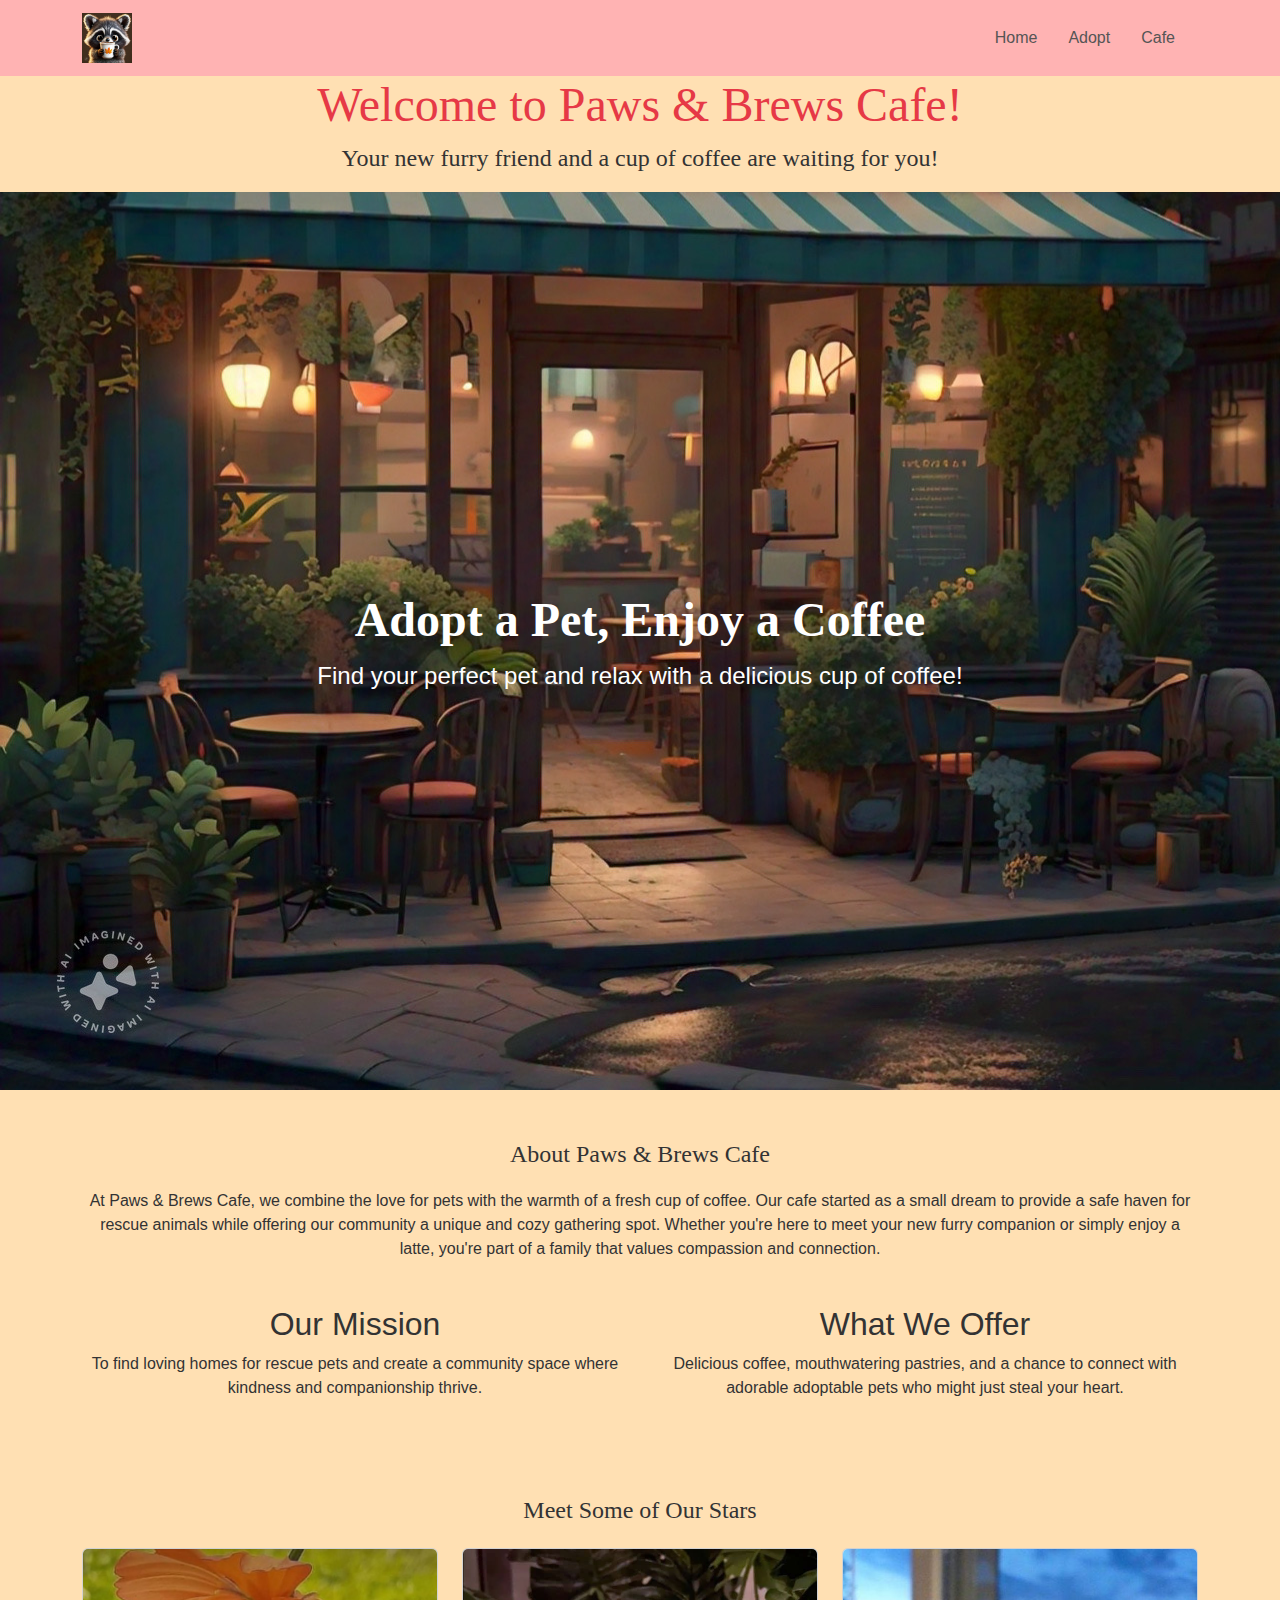
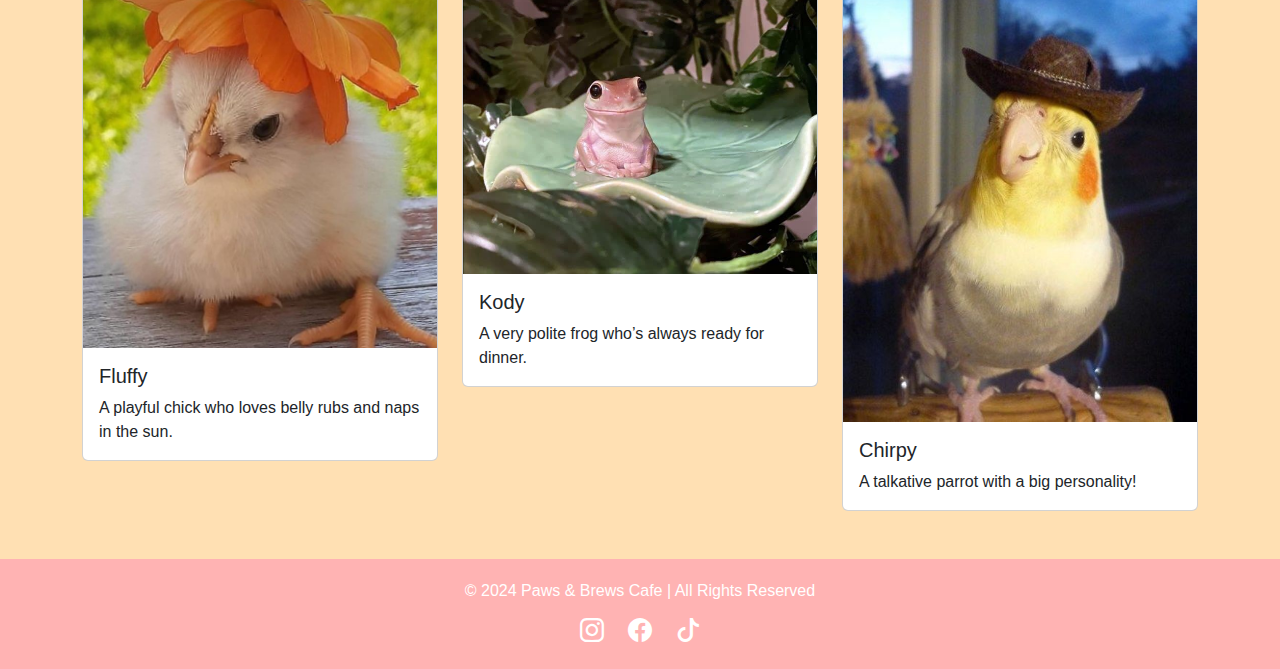
<file: index.html>
<!DOCTYPE html>
<html lang="en">
<head>
    <meta charset="UTF-8">
    <meta name="viewport" content="width=device-width, initial-scale=1.0">
    <title>Home - Paws & Brews Cafe</title>
    <link href="https://cdn.jsdelivr.net/npm/bootstrap@5.3.1/dist/css/bootstrap.min.css" rel="stylesheet">
    <link rel="stylesheet" href="styles.css">
    <link href="https://cdn.jsdelivr.net/npm/bootstrap-icons/font/bootstrap-icons.css" rel="stylesheet">
</head>
<body>
    <!-- Navbar -->
    <nav class="navbar navbar-expand-lg navbar-light">
        <div class="container">
            <a class="navbar-brand" href="#">
                <img src="logomapache.jpg" alt="Logo" class="logo" style="height: 50px; width: auto;">
            </a>
            <button class="navbar-toggler" type="button" data-bs-toggle="collapse" data-bs-target="#navbarNav" aria-controls="navbarNav" aria-expanded="false" aria-label="Toggle navigation">
                <span class="navbar-toggler-icon"></span>
            </button>
            <div class="collapse navbar-collapse" id="navbarNav">
                <ul class="navbar-nav ms-auto">
                    <li class="nav-item">
                        <a class="nav-link" href="index.html">Home</a>
                    </li>
                    <li class="nav-item">
                        <a class="nav-link" href="adopt.html">Adopt</a>
                    </li>
                    <li class="nav-item">
                        <a class="nav-link" href="cafe.html">Cafe</a>
                    </li>
                </ul>
            </div>
        </div>
    </nav>

    <!-- Header Section -->
    <div style="text-align: center;">
        <h1>Welcome to Paws & Brews Cafe!</h1>
        <h2>Your new furry friend and a cup of coffee are waiting for you!</h2>
    </div>
    

    <!-- Parallax Section -->
    <section class="intro-section">
        <h2>Adopt a Pet, Enjoy a Coffee</h2>
        <p>Find your perfect pet and relax with a delicious cup of coffee!</p>
    </section>

    <!-- About Section -->
    <section class="about-section container text-center my-5">
        <h2>About Paws & Brews Cafe</h2>
        <p class="mt-3">
            At Paws & Brews Cafe, we combine the love for pets with the warmth of a fresh cup of coffee. 
            Our cafe started as a small dream to provide a safe haven for rescue animals while offering 
            our community a unique and cozy gathering spot. Whether you're here to meet your new furry 
            companion or simply enjoy a latte, you're part of a family that values compassion and connection.
        </p>
        <div class="row mt-4">
            <div class="col-md-6">
                <h3>Our Mission</h3>
                <p>
                    To find loving homes for rescue pets and create a community space where kindness 
                    and companionship thrive.
                </p>
            </div>
            <div class="col-md-6">
                <h3>What We Offer</h3>
                <p>
                    Delicious coffee, mouthwatering pastries, and a chance to connect with adorable adoptable pets 
                    who might just steal your heart.
                </p>
            </div>
        </div>
    </section>

    <!-- Featured Pets -->
    <section class="featured-pets-section container my-5">
        <h2 class="text-center">Meet Some of Our Stars</h2>
        <div class="row mt-4">
            <div class="col-md-4">
                <div class="card">
                    <img src="pollito.jpg" class="card-img-top" alt="Fluffy the Cat">
                    <div class="card-body">
                        <h5 class="card-title">Fluffy</h5>
                        <p class="card-text">A playful chick who loves belly rubs and naps in the sun.</p>
                    </div>
                </div>
            </div>
            <div class="col-md-4">
                <div class="card">
                    <img src="politeFrog.jpg" class="card-img-top" alt="Buddy the Dog">
                    <div class="card-body">
                        <h5 class="card-title">Kody</h5>
                        <p class="card-text">A very polite frog who’s always ready for dinner.</p>
                    </div>
                </div>
            </div>
            <div class="col-md-4">
                <div class="card">
                    <img src="cotorro.jpg" class="card-img-top" alt="Chirpy the Parrot">
                    <div class="card-body">
                        <h5 class="card-title">Chirpy</h5>
                        <p class="card-text">A talkative parrot with a big personality!</p>
                    </div>
                </div>
            </div>
        </div>
    </section>

    <!-- Footer -->
    <footer>
        <p>© 2024 Paws & Brews Cafe | All Rights Reserved</p>
        <div class="social-links">
            <a href="https://www.instagram.com" target="_blank" class="bi bi-instagram"></a>
            <a href="https://www.facebook.com" target="_blank" class="bi bi-facebook"></a>
            <a href="https://www.tiktok.com" target="_blank" class="bi bi-tiktok"></a>
        </div>
    </footer>

    <script src="https://cdn.jsdelivr.net/npm/bootstrap@5.3.1/dist/js/bootstrap.bundle.min.js"></script>
</body>
</html>
</file>
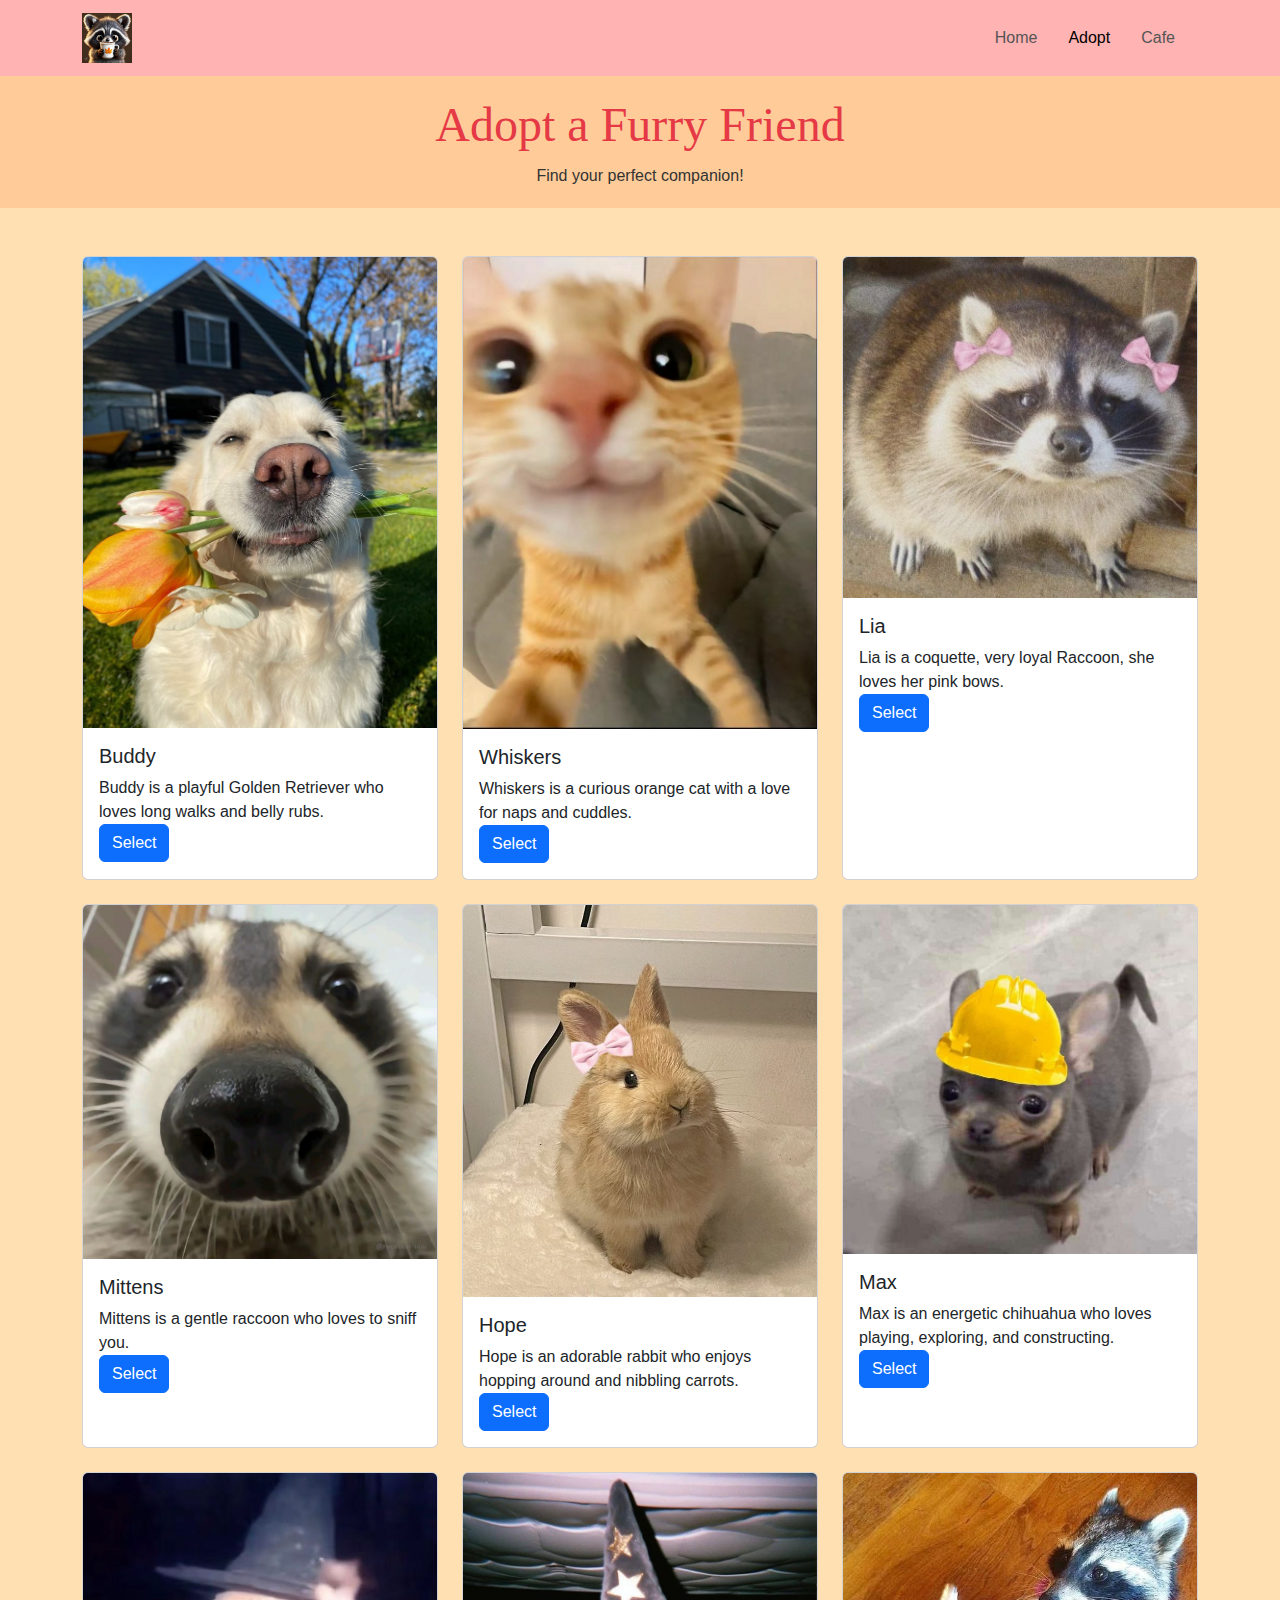
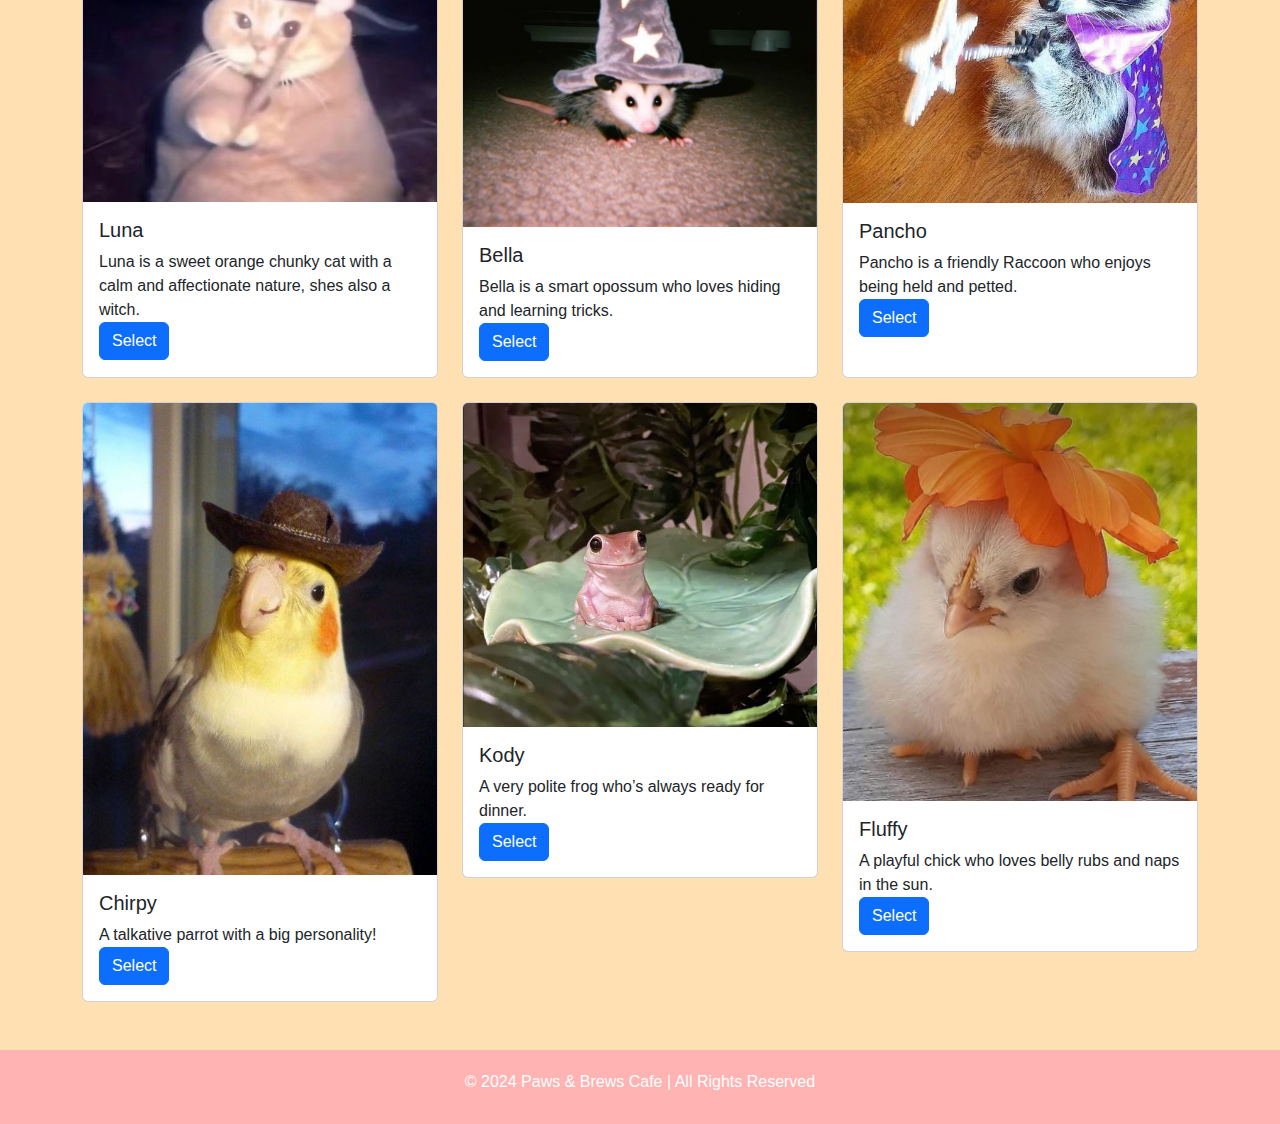
<file: adopt.html>
<!DOCTYPE html>
<html lang="en">
<head>
    <meta charset="UTF-8">
    <meta name="viewport" content="width=device-width, initial-scale=1.0">
    <title>Adopt - Paws & Brews Cafe</title>
    <link href="https://cdn.jsdelivr.net/npm/bootstrap@5.3.1/dist/css/bootstrap.min.css" rel="stylesheet">
    <link rel="stylesheet" href="styles.css">
</head>
<body>
    <!-- Navbar -->
    <nav class="navbar navbar-expand-lg navbar-light" style="background-color: #ffb3b3;">
        <div class="container">
            <a class="navbar-brand" href="index.html">
                <img src="logomapache.jpg" alt="Logo" class="logo" style="height: 50px; width: auto;">
            </a>
            <button class="navbar-toggler" type="button" data-bs-toggle="collapse" data-bs-target="#navbarNav" aria-controls="navbarNav" aria-expanded="false" aria-label="Toggle navigation">
                <span class="navbar-toggler-icon"></span>
            </button>
            <div class="collapse navbar-collapse justify-content-end" id="navbarNav">
                <ul class="navbar-nav">
                    <li class="nav-item">
                        <a class="nav-link" href="index.html">Home</a>
                    </li>
                    <li class="nav-item">
                        <a class="nav-link active" href="adopt.html">Adopt</a>
                    </li>
                    <li class="nav-item">
                        <a class="nav-link" href="cafe.html">Cafe</a>
                    </li>
                </ul>
            </div>
        </div>
    </nav>

    <!-- Header Section -->
    <header style="background-color: #ffcc99; padding: 20px; text-align: center;">
        <h1>Adopt a Furry Friend</h1>
        <p>Find your perfect companion!</p>
    </header>

    <!-- Card Section -->
    <div class="container my-5">
        <div class="row row-cols-1 row-cols-md-3 g-4">
            <!-- Card 1 -->
            <div class="col">
                <div class="card h-100">
                    <img src="perrito.jpg" class="card-img-top" alt="Adoptable Dog">
                    <div class="card-body">
                        <h5 class="card-title">Buddy</h5>
                        <p class="card-text">Buddy is a playful Golden Retriever who loves long walks and belly rubs.</p>
                        <a href="adoption-form.html" class="btn btn-primary">Select</a>
                    </div>
                </div>
            </div>
            <!-- Card 2 -->
            <div class="col">
                <div class="card h-100">
                    <img src="gato.jpg" class="card-img-top" alt="Adoptable Cat">
                    <div class="card-body">
                        <h5 class="card-title">Whiskers</h5>
                        <p class="card-text">Whiskers is a curious orange cat with a love for naps and cuddles.</p>
                        <a href="adoption-form.html" class="btn btn-primary">Select</a>
                    </div>
                </div>
            </div>
            <!-- Card 3 -->
            <div class="col">
                <div class="card h-100">
                    <img src="raccoon3.jpg" class="card-img-top" alt="Adoptable Dog">
                    <div class="card-body">
                        <h5 class="card-title">Lia</h5>
                        <p class="card-text">Lia is a coquette, very loyal Raccoon, she loves her pink bows.</p>
                        <a href="adoption-form.html" class="btn btn-primary">Select</a>
                    </div>
                </div>
            </div>
            <!-- Card 4 -->
            <div class="col">
                <div class="card h-100">
                    <img src="noseRaccoon.jpg" class="card-img-top" alt="Adoptable Cat">
                    <div class="card-body">
                        <h5 class="card-title">Mittens</h5>
                        <p class="card-text">Mittens is a gentle raccoon who loves to sniff you.</p>
                        <a href="adoption-form.html" class="btn btn-primary">Select</a>
                    </div>
                </div>
            </div>
            <!-- Card 5 -->
            <div class="col">
                <div class="card h-100">
                    <img src="conejo.jpg" class="card-img-top" alt="Adoptable Rabbit">
                    <div class="card-body">
                        <h5 class="card-title">Hope</h5>
                        <p class="card-text">Hope is an adorable rabbit who enjoys hopping around and nibbling carrots.</p>
                        <a href="adoption-form.html" class="btn btn-primary">Select</a>
                    </div>
                </div>
            </div>
            <!-- Card 6 -->
            <div class="col">
                <div class="card h-100">
                    <img src="perroTrabajador.jpg" class="card-img-top" alt="Adoptable Dog">
                    <div class="card-body">
                        <h5 class="card-title">Max</h5>
                        <p class="card-text">Max is an energetic chihuahua who loves playing, exploring, and constructing. </p>
                        <a href="adoption-form.html" class="btn btn-primary">Select</a>
                    </div>
                </div>
            </div>
            <!-- Card 7 -->
            <div class="col">
                <div class="card h-100">
                    <img src="gatoBrujo.jpg" class="card-img-top" alt="Adoptable Cat">
                    <div class="card-body">
                        <h5 class="card-title">Luna</h5>
                        <p class="card-text">Luna is a sweet orange chunky cat with a calm and affectionate nature, shes also a witch.</p>
                        <a href="adoption-form.html" class="btn btn-primary">Select</a>
                    </div>
                </div>
            </div>
            <!-- Card 8 -->
            <div class="col">
                <div class="card h-100">
                    <img src="tlaquache.jpg" class="card-img-top" alt="Adoptable Dog">
                    <div class="card-body">
                        <h5 class="card-title">Bella</h5>
                        <p class="card-text">Bella is a smart opossum who loves hiding and learning tricks.</p>
                        <a href="adoption-form.html" class="btn btn-primary">Select</a>
                    </div>
                </div>
            </div>
            <!-- Card 9 -->
            <div class="col">
                <div class="card h-100">
                    <img src="raccoon2.jpg" class="card-img-top" alt="Adoptable Rabbit">
                    <div class="card-body">
                        <h5 class="card-title">Pancho</h5>
                        <p class="card-text">Pancho is a friendly Raccoon who enjoys being held and petted.</p>
                        <a href="adoption-form.html" class="btn btn-primary">Select</a>
                    </div>
                </div>
            </div>
            <!--Card 10-->
            <div class="col">
                <div class="card h-100">
                    <img src="cotorro.jpg" class="card-img-top" alt="Adoptable Parrot">
                    <div class="card-body">
                        <h5 class="card-title">Chirpy</h5>
                        <p class="card-text">A talkative parrot with a big personality!</p>
                        <a href="adoption-form.html" class="btn btn-primary">Select</a>
                    </div>
                </div>
            </div>
            <!--Card 11-->
            <div class="col">
                <div class="card">
                    <img src="politeFrog.jpg" class="card-img-top" alt="Adoptable Frog">
                    <div class="card-body">
                        <h5 class="card-title">Kody</h5>
                        <p class="card-text">A very polite frog who’s always ready for dinner.</p>
                        <a href="adoption-form.html" class="btn btn-primary">Select</a>
                    </div>
                </div>
            </div>
            <!--Card 12-->
            <div class="col">
                <div class="card">
                    <img src="pollito.jpg" class="card-img-top" alt="Adoptable pollito">
                    <div class="card-body">
                        <h5 class="card-title">Fluffy</h5>
                        <p class="card-text">A playful chick who loves belly rubs and naps in the sun.</p>
                        <a href="adoption-form.html" class="btn btn-primary">Select</a>

                    </div>
                </div>
            </div>

        </div>
    </div>

    <!-- Footer -->
    <footer style="background-color: #ffb3b3; color: white; text-align: center; padding: 20px;">
        <p>© 2024 Paws & Brews Cafe | All Rights Reserved</p>
    </footer>

    <script src="https://cdn.jsdelivr.net/npm/bootstrap@5.3.1/dist/js/bootstrap.bundle.min.js"></script>
</body>
</html>
</file>
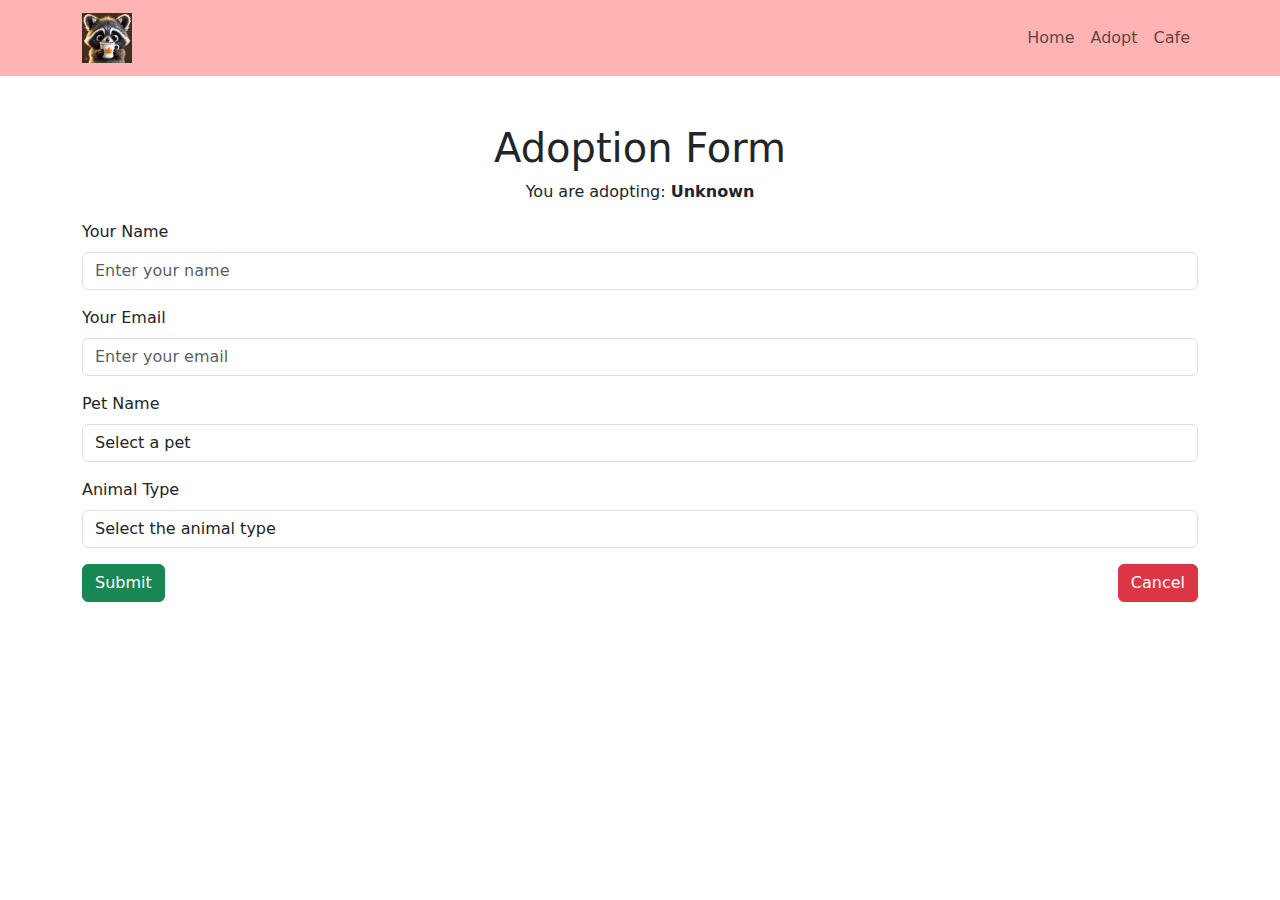
<file: adoption-form.html>
<!DOCTYPE html>
<html lang="en">
<head>
    <meta charset="UTF-8">
    <meta name="viewport" content="width=device-width, initial-scale=1.0">
    <title>Adoption Form</title>
    <link href="https://cdn.jsdelivr.net/npm/bootstrap@5.3.1/dist/css/bootstrap.min.css" rel="stylesheet">
</head>
<body>
    <!-- Navbar -->
    <nav class="navbar navbar-expand-lg navbar-light" style="background-color: #ffb3b3;">
        <div class="container">
            <a class="navbar-brand" href="index.html">
                <img src="logomapache.jpg" alt="Logo" class="logo" style="height: 50px; width: auto;">
            </a>
            <div class="collapse navbar-collapse justify-content-end">
                <ul class="navbar-nav">
                    <li class="nav-item"><a class="nav-link" href="index.html">Home</a></li>
                    <li class="nav-item"><a class="nav-link" href="adopt.html">Adopt</a></li>
                    <li class="nav-item"><a class="nav-link" href="cafe.html">Cafe</a></li>
                </ul>
            </div>
        </div>
    </nav>

    <!-- Form Section -->
    <div class="container my-5">
        <h1 class="text-center">Adoption Form</h1>
        <p class="text-center">You are adopting: <span id="pet-name" class="fw-bold"></span></p>
        <form>
            <div class="mb-3">
                <label for="name" class="form-label">Your Name</label>
                <input type="text" class="form-control" id="name" placeholder="Enter your name" required>
            </div>
            <div class="mb-3">
                <label for="email" class="form-label">Your Email</label>
                <input type="email" class="form-control" id="email" placeholder="Enter your email" required>
            </div>
            
            <!-- Pet Name Dropdown -->
            <div class="mb-3">
                <label for="pet-name-select" class="form-label">Pet Name</label>
                <select id="pet-name-select" class="form-control" required>
                    <option value="" disabled selected>Select a pet</option>
                    <option value="Dog">Buddy</option>
                    <option value="Cat">Whiskers</option>
                    <option value="Raccoon">Lia</option>
                    <option value="Raccoon 2">Mittens</option>
                    <option value="Rabbit">Hope</option>
                    <option value="Small dog">Max</option>
                    <option value="Witch Cat">Luna</option>
                    <option value="Witch Opossum">Bella</option>
                    <option value="Raccoon 3">Pancho</option>
                    <option value="Parrot">Chirpy</option>
                    <option value="Frog">Kody</option>
                    <option value="Chick">Fluffy</option>
                </select>
            </div>

            <!-- Animal Type Dropdown -->
            <div class="mb-3">
                <label for="animal-type" class="form-label">Animal Type</label>
                <select id="animal-type" class="form-control" required>
                    <option value="" disabled selected>Select the animal type</option>
                    <option value="Raccoon">Raccoon</option>
                    <option value="Cat">Cat</option>
                    <option value="Dog">Dog</option>
                    <option value="Opossum">Opossum</option>
                    <option value="Bird">Bird</option>
                    <option value="Frog">Frog</option>
                    <option value="Chick">Chick</option>
                    <option value="Raccoon">Rabbit</option>
                </select>
            </div>

            <div class="d-flex justify-content-between">
                <button type="submit" class="btn btn-success">Submit</button>
                <button type="button" class="btn btn-danger" id="cancel-button">Cancel</button>
            </div>
        </form>
    </div>

    <!-- Cancel Confirmation Modal -->
    <div id="cancel-modal" class="modal" tabindex="-1" style="display: none;">
        <div class="modal-dialog">
            <div class="modal-content">
                <div class="modal-header">
                    <h5 class="modal-title">Are you sure?</h5>
                    <button type="button" class="btn-close" data-bs-dismiss="modal"></button>
                </div>
                <div class="modal-body text-center">
                    <img src="sideeye.jpg" alt="Are you sure?" class="img-fluid mb-3" style="max-width: 100%;">
                    <p>No furry friend?</p>
                </div>
                <div class="modal-footer">
                    <button type="button" class="btn btn-secondary" data-bs-dismiss="modal">No</button>
                    <a href="adopt.html" class="btn btn-danger">Yes</a>
                </div>
            </div>
        </div>
    </div>

    <!-- JavaScript -->
    <script>
        // Retrieve pet name from URL
        const urlParams = new URLSearchParams(window.location.search);
        const petName = urlParams.get("pet");
        // Display pet name if available in the URL
        document.getElementById("pet-name").textContent = petName ? petName : "Unknown";

        // Cancel button behavior
        const cancelButton = document.getElementById("cancel-button");
        const cancelModal = document.getElementById("cancel-modal");

        cancelButton.addEventListener("click", () => {
            cancelModal.style.display = "block";
        });

        cancelModal.addEventListener("click", (e) => {
            if (e.target.classList.contains("modal") || e.target.dataset.bsDismiss === "modal") {
                cancelModal.style.display = "none";
            }
        });

        // Handling the form submit
        document.querySelector('form').addEventListener('submit', function(event) {
            event.preventDefault();
            const petNameSelected = document.getElementById('pet-name-select').value;
            const animalTypeSelected = document.getElementById('animal-type').value;
            const name = document.getElementById('name').value;
            const email = document.getElementById('email').value;

            alert(`Adoption Request Submitted!\nName: ${name}\nEmail: ${email}\nPet Name: ${petNameSelected}\nAnimal Type: ${animalTypeSelected}`);
        });
    </script>

    <script src="https://cdn.jsdelivr.net/npm/bootstrap@5.3.1/dist/js/bootstrap.bundle.min.js"></script>
</body>
</html>
</file>
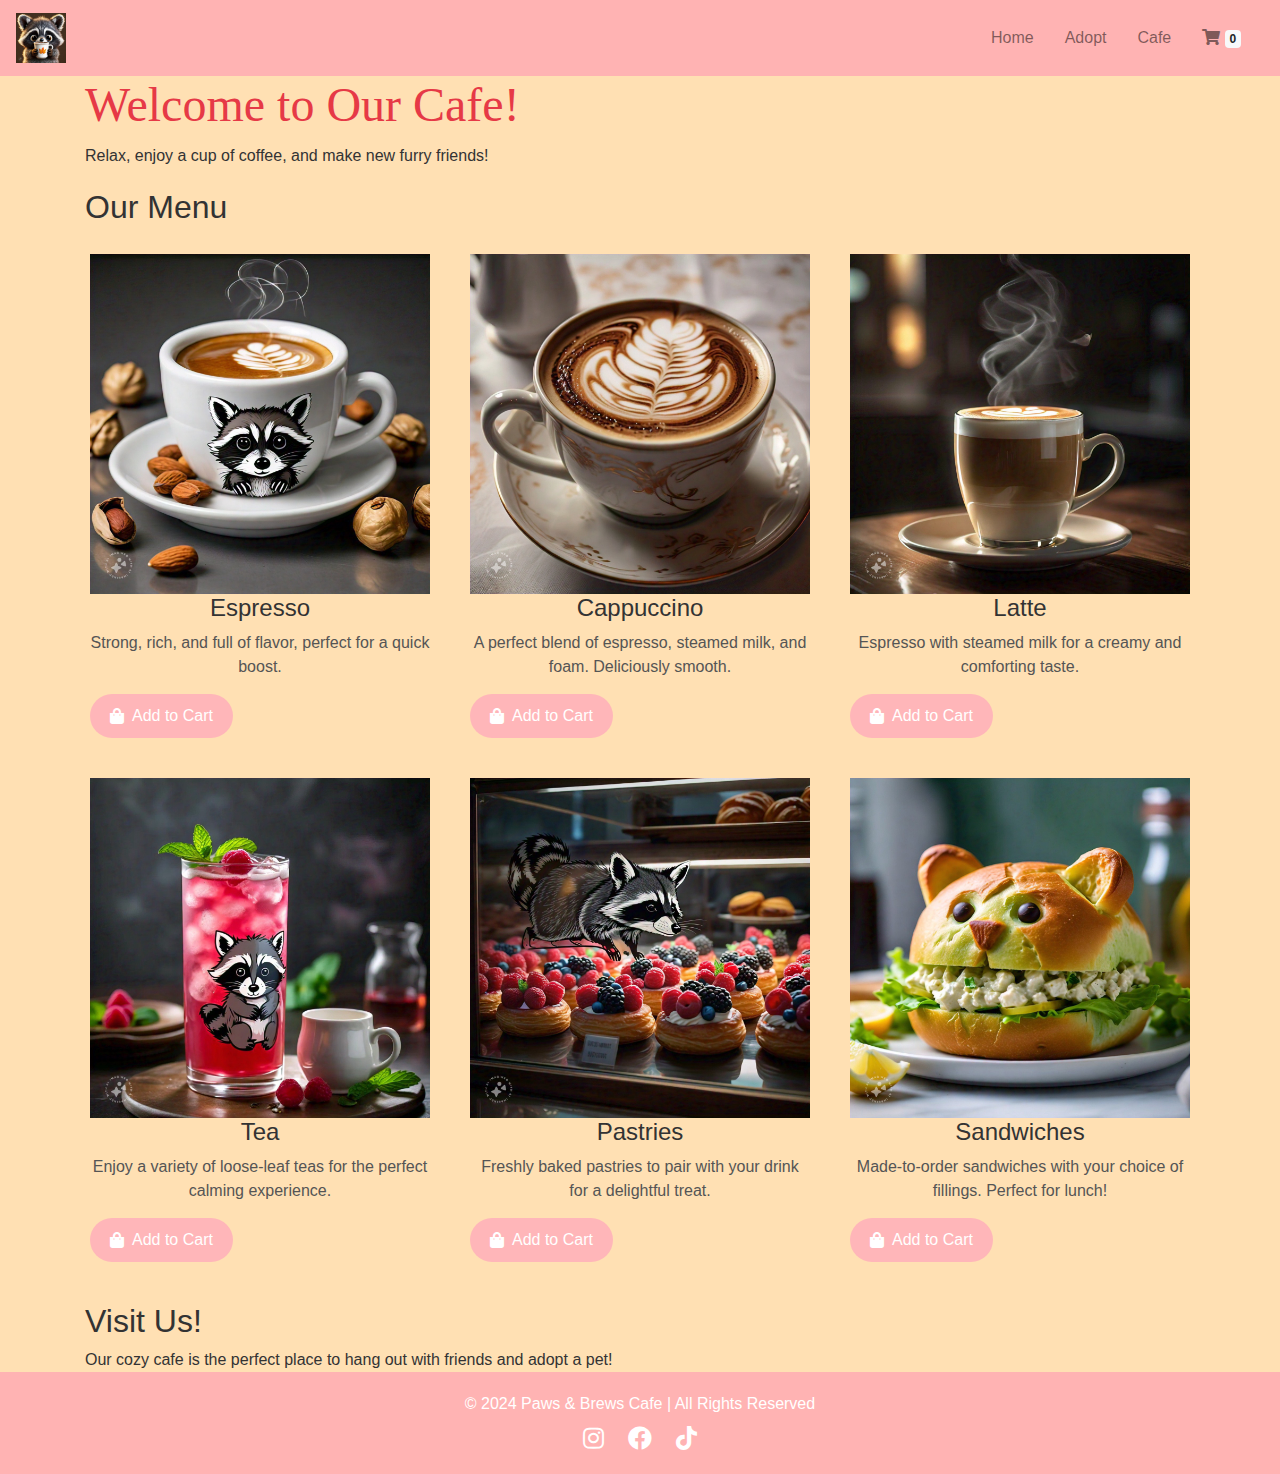
<file: cafe.html>
<!DOCTYPE html>
<html lang="en">
<head>
    <meta charset="UTF-8">
    <meta name="viewport" content="width=device-width, initial-scale=1.0">
    <title>Cafe - Paws & Brews Cafe</title>
    <!-- Bootstrap CSS -->
    <link href="https://stackpath.bootstrapcdn.com/bootstrap/4.3.1/css/bootstrap.min.css" rel="stylesheet">
    <link href="https://cdnjs.cloudflare.com/ajax/libs/font-awesome/5.15.4/css/all.min.css" rel="stylesheet">
    <link rel="stylesheet" href="styles.css">
</head>
<body>
    <!-- Navbar -->
    <nav class="navbar navbar-expand-lg navbar-light">
        <div class="navbar-brand">
            <!-- Logo Image -->
            <img src="logomapache.jpg" alt="Logo" class="logo" style="height: 50px; width: auto;">
        </div>
        <button class="navbar-toggler" type="button" data-toggle="collapse" data-target="#navbarNav" aria-controls="navbarNav" aria-expanded="false" aria-label="Toggle navigation">
            <span class="navbar-toggler-icon"></span>
        </button>
        <div class="collapse navbar-collapse" id="navbarNav">
            <ul class="navbar-nav ml-auto">
                <li class="nav-item">
                    <a class="nav-link" href="index.html">Home</a>
                </li>
                <li class="nav-item">
                    <a class="nav-link" href="adopt.html">Adopt</a>
                </li>
                <li class="nav-item">
                    <a class="nav-link" href="cafe.html">Cafe</a>
                </li>
                <!-- Cart Icon with Item Count -->
                <li class="nav-item">
                    <a class="nav-link" href="#">
                        <i class="fas fa-shopping-cart"></i>
                        <span id="cart-count" class="badge badge-light">0</span>
                    </a>
                </li>
            </ul>
        </div>
    </nav>

    <!-- Main Content for Cafe Page -->
    <div class="container">
        <h1>Welcome to Our Cafe!</h1>
        <p>Relax, enjoy a cup of coffee, and make new furry friends!</p>

        <h3>Our Menu</h3>
        <div class="row">
            <!-- Espresso -->
            <div class="col-md-4 menu-item">
                <img src="raccoonEspresso.jpg" alt="Espresso" class="img-fluid">
                <h4>Espresso</h4>
                <p>Strong, rich, and full of flavor, perfect for a quick boost.</p>
                <button class="btn btn-primary add-to-cart" data-item="Espresso">
                    <i class="fas fa-shopping-bag"></i> Add to Cart
                </button>
            </div>
            
            <!-- Cappuccino -->
            <div class="col-md-4 menu-item">
                <img src="cappu.jpeg" alt="Cappuccino" class="img-fluid">
                <h4>Cappuccino</h4>
                <p>A perfect blend of espresso, steamed milk, and foam. Deliciously smooth.</p>
                <button class="btn btn-primary add-to-cart" data-item="Cappuccino">
                    <i class="fas fa-shopping-bag"></i> Add to Cart
                </button>
            </div>
            
            <!-- Latte -->
            <div class="col-md-4 menu-item">
                <img src="latte.jpeg" alt="Latte" class="img-fluid">
                <h4>Latte</h4>
                <p>Espresso with steamed milk for a creamy and comforting taste.</p>
                <button class="btn btn-primary add-to-cart" data-item="Latte">
                    <i class="fas fa-shopping-bag"></i> Add to Cart
                </button>
            </div>
        </div>
        
        <div class="row">
            <!-- Tea -->
            <div class="col-md-4 menu-item">
                <img src="raccoonBerry.jpg" alt="Tea" class="img-fluid">
                <h4>Tea</h4>
                <p>Enjoy a variety of loose-leaf teas for the perfect calming experience.</p>
                <button class="btn btn-primary add-to-cart" data-item="Tea">
                    <i class="fas fa-shopping-bag"></i> Add to Cart
                </button>
            </div>

            <!-- Pastries -->
            <div class="col-md-4 menu-item">
                <img src="berryraccoon.jpg" alt="Pastries" class="img-fluid">
                <h4>Pastries</h4>
                <p>Freshly baked pastries to pair with your drink for a delightful treat.</p>
                <button class="btn btn-primary add-to-cart" data-item="Pastries">
                    <i class="fas fa-shopping-bag"></i> Add to Cart
                </button>
            </div>

            <!-- Sandwiches -->
            <div class="col-md-4 menu-item">
                <img src="sando.jpg" alt="Sandwich" class="img-fluid">
                <h4>Sandwiches</h4>
                <p>Made-to-order sandwiches with your choice of fillings. Perfect for lunch!</p>
                <button class="btn btn-primary add-to-cart" data-item="Espresso">
                    <i class="fas fa-shopping-bag"></i> Add to Cart
                </button>
                
            </div>
        </div>

        <h3>Visit Us!</h3>
        <p>Our cozy cafe is the perfect place to hang out with friends and adopt a pet!</p>
    </div>

    <!-- Footer -->
    <footer>
        <p>© 2024 Paws & Brews Cafe | All Rights Reserved</p>
        <div class="social-links">
            <a href="https://www.instagram.com" target="_blank" class="fab fa-instagram"></a>
            <a href="https://www.facebook.com" target="_blank" class="fab fa-facebook"></a>
            <a href="https://www.tiktok.com" target="_blank" class="fab fa-tiktok"></a>
        </div>
    </footer>

    <!-- Bootstrap JS and dependencies -->
    <script src="https://code.jquery.com/jquery-3.6.0.min.js"></script>
    <script src="https://cdnjs.cloudflare.com/ajax/libs/popper.js/2.11.6/umd/popper.min.js"></script>
    <script src="https://stackpath.bootstrapcdn.com/bootstrap/4.3.1/js/bootstrap.min.js"></script>
    <script src="script.js"></script>
</body>
</html>
</file>
<file: styles.css>
/* General Reset */
body, h1, h2, p {
    margin: 0;
    padding: 0;
    font-family: 'Poppins', sans-serif;
}

body {
    background-color: #ffe0b3; /* Peachy background */
    color: #333;
    display: flex;
    flex-direction: column;
    min-height: 100vh;
}

/* Navbar Styling */
.navbar {
    background-color: #ffb3b3;
}

.navbar-brand img {
    height: 50px;
    width: auto;
}

.navbar-nav .nav-link {
    color: #555;
    font-size: 1rem;
    margin-right: 15px;
    transition: color 0.3s ease;
}

.navbar-nav .nav-link:hover {
    color: #e63946; /* Red on hover */
}

/* Font for Welcome and Menu Text */
h1, h2, .menu-section h3 {
    font-family: 'Lobster', cursive; /*  Lobster */
}

h1 {
    font-size: 3rem;
    color: #e63946; /* Deep red for Welcome message */
    margin-bottom: 10px;
}

h2 {
    font-family: 'Dancing Script', cursive; /* Handwritten-like font for relaxation message */
    font-size: 1.5rem;
    color: #333;
    margin-bottom: 20px;
}

/* Menu Heading */
.menu-section h3 {
    font-family: 'Lobster', cursive;
    font-size: 2rem;
    color: #e63946; /* Same deep red */
    margin-top: 20px;
}

/* Button Styling */
.btn.add-to-cart {
    background-color: #ffb6b9; /* Soft Coral */
    color: #fff;
    border: none;
    padding: 10px 20px;
    margin-top: 15px;
    font-size: 1rem;
    display: flex;
    align-items: center;
    justify-content: center;
    border-radius: 30px; /* Rounded corners */
    transition: background-color 0.3s ease;
}

.btn.add-to-cart i {
    margin-right: 8px; /* Space between icon and text */
}

.btn.add-to-cart:hover {
    background-color: #e63946; /* Hover color */
}

.menu-item {
    text-align: center;
    padding: 20px;
}

.menu-item h4 {
    font-size: 1.5rem;
    color: #333;
}

.menu-item p {
    font-size: 1rem;
    color: #555;
    margin-bottom: 10px;
}

/* Main Content for Menu Section */
h3 {
    font-size: 2rem;
    margin-top: 20px;
    color: #333;
}

/* Footer Styling */
footer {
    background-color: #ffb3b3;
    color: white;
    text-align: center;
    padding: 20px;
    margin-top: auto;
}

footer p {
    margin-bottom: 10px;
}

footer .social-links a {
    margin: 0 10px;
    color: white;
    font-size: 1.5rem;
}

footer .social-links a:hover {
    color: #e63946; /* Red on hover */
}

/* Parallax Section for Homepage */
.intro-section {
    
    background-image: url('outsidecafe.JPG');
    background-attachment: fixed;
    background-size: cover; /* Ensures the image covers the section */
    background-position: center; /* Centers the image */
    background-repeat: no-repeat;
    color: white;
    height: 100vh; /* Full viewport height for parallax */
    display: flex;
    flex-direction: column;
    justify-content: center; /* Centers content vertically */
    align-items: center; /* Centers content horizontally */
    text-align: center; /* Align text in the center */
}

.intro-section h2 {
    font-size: 3rem;
    font-weight: bold;
    color: #fff;
    margin: 0;
}

.intro-section p {
    font-size: 1.5rem;
    margin-top: 10px;
    color: #fff;
}

/* Welcome Text Styling - Home Page */
.home h1 {
    font-family: 'Poppins', sans-serif; 
    font-size: 3.5rem; /* Size adjustment for emphasis */
    color: #e63946; /* Deep red */
    text-align: center; /* Center the text horizontally */
    margin: 0 auto; /* Center text */
    line-height: 1.2; /* Adjust line height  */
    padding-top: 20px; /* Add space above */
}

/* Welcome Text Styling - Cafe Page */
.cafe h1 {
    font-family: 'Dancing Script', cursive; /* Cursive font for cafe page */
    font-size: 3.5rem; /* Slightly larger for emphasis */
    color: #e63946; /* Deep red */
    text-align: center; /* Center the text horizontally */
    margin: 0 auto; /* Center text */
    line-height: 1.2; /* Adjust line height*/
    padding-top: 20px; /* Add space above */
}

/* Mobile Optimization for Parallax */
@media (max-width: 768px) {
    .intro-section {
        background-attachment: scroll; /* Default behavior on mobile */
        height: auto; /* Allow natural height adjustment */
    }
}
</file>
